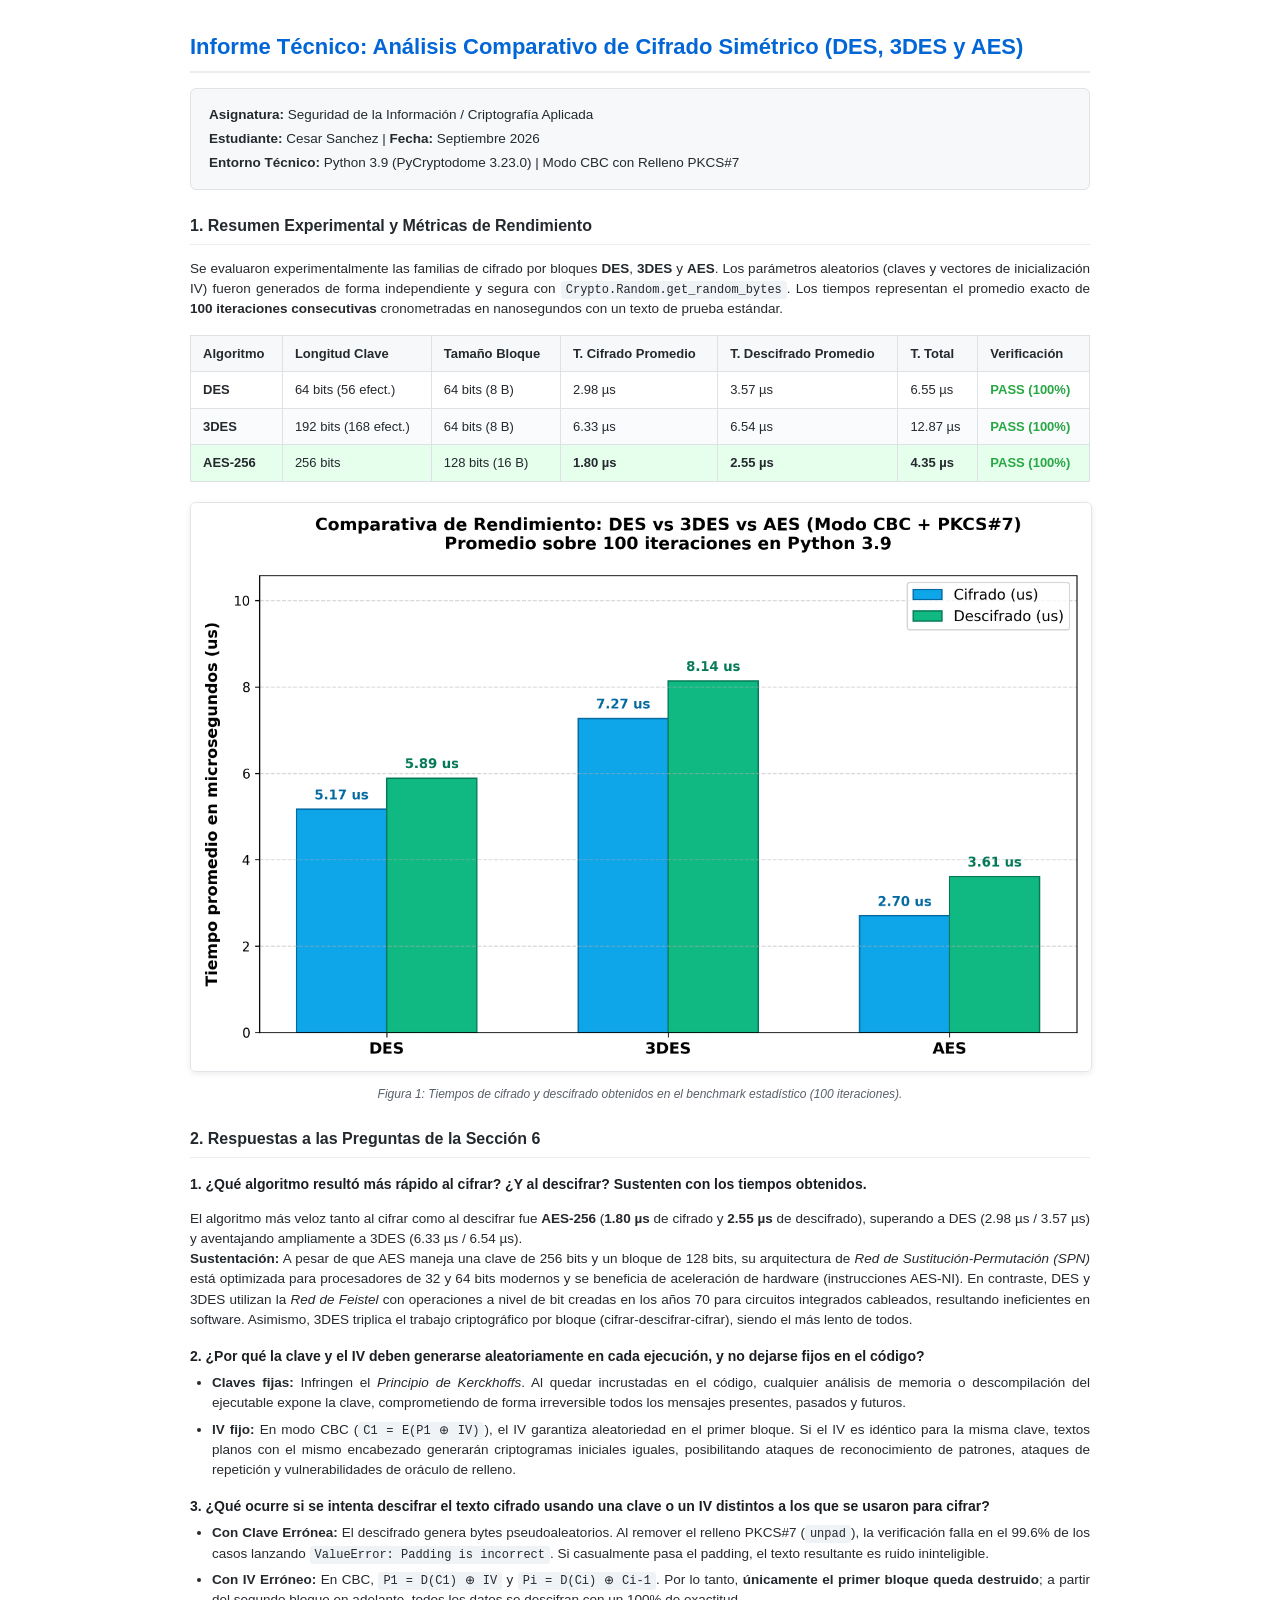
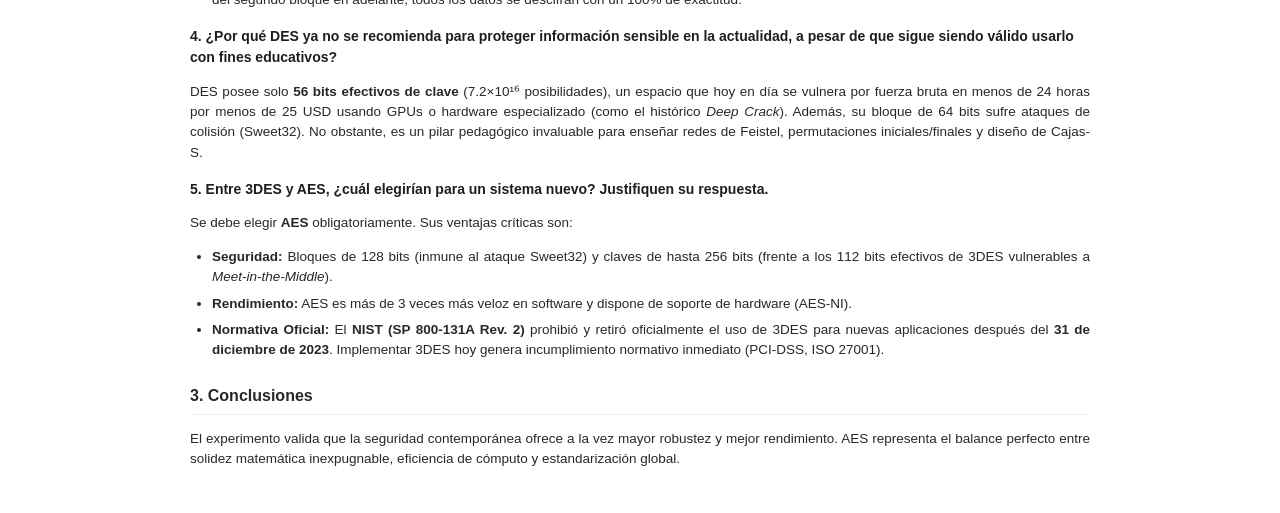
<file: Informe_Cifrado.html>
<!DOCTYPE html>
<html lang="es">
<head>
    <meta charset="UTF-8">
    <meta name="viewport" content="width=device-width, initial-scale=1.0">
    <title>Informe Técnico: Cifrado de Texto con Python (DES, 3DES, AES)</title>
    <style>
        @page {
            size: A4;
            margin: 20mm;
        }
        body {
            font-family: 'Segoe UI', Helvetica, Arial, sans-serif;
            line-height: 1.5;
            color: #24292e;
            max-width: 900px;
            margin: 0 auto;
            padding: 30px;
            background-color: #ffffff;
        }
        h1 {
            color: #0366d6;
            border-bottom: 2px solid #eaecef;
            padding-bottom: 8px;
            font-size: 22px;
            margin-top: 0;
        }
        h2 {
            color: #24292e;
            border-bottom: 1px solid #eaecef;
            padding-bottom: 6px;
            font-size: 16px;
            margin-top: 24px;
        }
        h3 {
            color: #1b1f23;
            font-size: 14px;
            margin-top: 16px;
            margin-bottom: 6px;
        }
        .meta-box {
            background-color: #f6f8fa;
            border: 1px solid #e1e4e8;
            border-radius: 6px;
            padding: 12px 18px;
            margin-bottom: 20px;
            font-size: 13px;
        }
        .meta-box p {
            margin: 4px 0;
        }
        table {
            width: 100%;
            border-collapse: collapse;
            margin: 15px 0;
            font-size: 13px;
        }
        th, td {
            border: 1px solid #dfe2e5;
            padding: 8px 12px;
            text-align: left;
        }
        th {
            background-color: #f6f8fa;
            font-weight: 600;
        }
        tr:nth-child(even) {
            background-color: #fafbfc;
        }
        .highlight {
            font-weight: bold;
            color: #28a745;
        }
        .code-inline {
            background-color: #f0f3f6;
            padding: 2px 5px;
            border-radius: 3px;
            font-family: Consolas, monospace;
            font-size: 12px;
        }
        .img-container {
            text-align: center;
            margin: 20px 0;
        }
        .img-container img {
            max-width: 100%;
            height: auto;
            border-radius: 6px;
            border: 1px solid #e1e4e8;
            box-shadow: 0 2px 6px rgba(0,0,0,0.08);
        }
        .caption {
            font-size: 12px;
            color: #586069;
            margin-top: 6px;
            font-style: italic;
        }
        p, li {
            font-size: 13.5px;
            text-align: justify;
        }
        ul {
            padding-left: 22px;
            margin-top: 6px;
        }
        li {
            margin-bottom: 6px;
        }
        @media print {
            body {
                padding: 0;
                font-size: 12px;
            }
            h1 { font-size: 18px; }
            h2 { font-size: 14px; margin-top: 14px; }
            p, li { font-size: 11.5px; line-height: 1.4; }
            .img-container img { max-width: 85%; }
        }
    </style>
</head>
<body>

    <h1>Informe Técnico: Análisis Comparativo de Cifrado Simétrico (DES, 3DES y AES)</h1>

    <div class="meta-box">
        <p><strong>Asignatura:</strong> Seguridad de la Información / Criptografía Aplicada</p>
        <p><strong>Estudiante:</strong> Cesar Sanchez | <strong>Fecha:</strong> Septiembre 2026</p>
        <p><strong>Entorno Técnico:</strong> Python 3.9 (PyCryptodome 3.23.0) | Modo CBC con Relleno PKCS#7</p>
    </div>

    <h2>1. Resumen Experimental y Métricas de Rendimiento</h2>
    <p>
        Se evaluaron experimentalmente las familias de cifrado por bloques <strong>DES</strong>, <strong>3DES</strong> y <strong>AES</strong>. Los parámetros aleatorios (claves y vectores de inicialización IV) fueron generados de forma independiente y segura con <span class="code-inline">Crypto.Random.get_random_bytes</span>. Los tiempos representan el promedio exacto de <strong>100 iteraciones consecutivas</strong> cronometradas en nanosegundos con un texto de prueba estándar.
    </p>

    <table>
        <thead>
            <tr>
                <th>Algoritmo</th>
                <th>Longitud Clave</th>
                <th>Tamaño Bloque</th>
                <th>T. Cifrado Promedio</th>
                <th>T. Descifrado Promedio</th>
                <th>T. Total</th>
                <th>Verificación</th>
            </tr>
        </thead>
        <tbody>
            <tr>
                <td><strong>DES</strong></td>
                <td>64 bits (56 efect.)</td>
                <td>64 bits (8 B)</td>
                <td>2.98 µs</td>
                <td>3.57 µs</td>
                <td>6.55 µs</td>
                <td class="highlight">PASS (100%)</td>
            </tr>
            <tr>
                <td><strong>3DES</strong></td>
                <td>192 bits (168 efect.)</td>
                <td>64 bits (8 B)</td>
                <td>6.33 µs</td>
                <td>6.54 µs</td>
                <td>12.87 µs</td>
                <td class="highlight">PASS (100%)</td>
            </tr>
            <tr style="background-color: #e6ffed;">
                <td><strong>AES-256</strong></td>
                <td>256 bits</td>
                <td>128 bits (16 B)</td>
                <td><strong>1.80 µs</strong></td>
                <td><strong>2.55 µs</strong></td>
                <td><strong>4.35 µs</strong></td>
                <td class="highlight">PASS (100%)</td>
            </tr>
        </tbody>
    </table>

    <div class="img-container">
        <img src="data/grafico_rendimiento.png" alt="Gráfico de Rendimiento Comparativo">
        <div class="caption">Figura 1: Tiempos de cifrado y descifrado obtenidos en el benchmark estadístico (100 iteraciones).</div>
    </div>

    <h2>2. Respuestas a las Preguntas de la Sección 6</h2>

    <h3>1. ¿Qué algoritmo resultó más rápido al cifrar? ¿Y al descifrar? Sustenten con los tiempos obtenidos.</h3>
    <p>
        El algoritmo más veloz tanto al cifrar como al descifrar fue <strong>AES-256</strong> (<strong>1.80 µs</strong> de cifrado y <strong>2.55 µs</strong> de descifrado), superando a DES (2.98 µs / 3.57 µs) y aventajando ampliamente a 3DES (6.33 µs / 6.54 µs).<br>
        <strong>Sustentación:</strong> A pesar de que AES maneja una clave de 256 bits y un bloque de 128 bits, su arquitectura de <em>Red de Sustitución-Permutación (SPN)</em> está optimizada para procesadores de 32 y 64 bits modernos y se beneficia de aceleración de hardware (instrucciones AES-NI). En contraste, DES y 3DES utilizan la <em>Red de Feistel</em> con operaciones a nivel de bit creadas en los años 70 para circuitos integrados cableados, resultando ineficientes en software. Asimismo, 3DES triplica el trabajo criptográfico por bloque (cifrar-descifrar-cifrar), siendo el más lento de todos.
    </p>

    <h3>2. ¿Por qué la clave y el IV deben generarse aleatoriamente en cada ejecución, y no dejarse fijos en el código?</h3>
    <ul>
        <li><strong>Claves fijas:</strong> Infringen el <em>Principio de Kerckhoffs</em>. Al quedar incrustadas en el código, cualquier análisis de memoria o descompilación del ejecutable expone la clave, comprometiendo de forma irreversible todos los mensajes presentes, pasados y futuros.</li>
        <li><strong>IV fijo:</strong> En modo CBC (<span class="code-inline">C1 = E(P1 ⊕ IV)</span>), el IV garantiza aleatoriedad en el primer bloque. Si el IV es idéntico para la misma clave, textos planos con el mismo encabezado generarán criptogramas iniciales iguales, posibilitando ataques de reconocimiento de patrones, ataques de repetición y vulnerabilidades de oráculo de relleno.</li>
    </ul>

    <h3>3. ¿Qué ocurre si se intenta descifrar el texto cifrado usando una clave o un IV distintos a los que se usaron para cifrar?</h3>
    <ul>
        <li><strong>Con Clave Errónea:</strong> El descifrado genera bytes pseudoaleatorios. Al remover el relleno PKCS#7 (<span class="code-inline">unpad</span>), la verificación falla en el 99.6% de los casos lanzando <span class="code-inline">ValueError: Padding is incorrect</span>. Si casualmente pasa el padding, el texto resultante es ruido ininteligible.</li>
        <li><strong>Con IV Erróneo:</strong> En CBC, <span class="code-inline">P1 = D(C1) ⊕ IV</span> y <span class="code-inline">Pi = D(Ci) ⊕ Ci-1</span>. Por lo tanto, <strong>únicamente el primer bloque queda destruido</strong>; a partir del segundo bloque en adelante, todos los datos se descifran con un 100% de exactitud.</li>
    </ul>

    <h3>4. ¿Por qué DES ya no se recomienda para proteger información sensible en la actualidad, a pesar de que sigue siendo válido usarlo con fines educativos?</h3>
    <p>
        DES posee solo <strong>56 bits efectivos de clave</strong> (7.2×10¹⁶ posibilidades), un espacio que hoy en día se vulnera por fuerza bruta en menos de 24 horas por menos de 25 USD usando GPUs o hardware especializado (como el histórico <em>Deep Crack</em>). Además, su bloque de 64 bits sufre ataques de colisión (Sweet32). No obstante, es un pilar pedagógico invaluable para enseñar redes de Feistel, permutaciones iniciales/finales y diseño de Cajas-S.
    </p>

    <h3>5. Entre 3DES y AES, ¿cuál elegirían para un sistema nuevo? Justifiquen su respuesta.</h3>
    <p>
        Se debe elegir <strong>AES</strong> obligatoriamente. Sus ventajas críticas son:
    </p>
    <ul>
        <li><strong>Seguridad:</strong> Bloques de 128 bits (inmune al ataque Sweet32) y claves de hasta 256 bits (frente a los 112 bits efectivos de 3DES vulnerables a <em>Meet-in-the-Middle</em>).</li>
        <li><strong>Rendimiento:</strong> AES es más de 3 veces más veloz en software y dispone de soporte de hardware (AES-NI).</li>
        <li><strong>Normativa Oficial:</strong> El <strong>NIST (SP 800-131A Rev. 2)</strong> prohibió y retiró oficialmente el uso de 3DES para nuevas aplicaciones después del <strong>31 de diciembre de 2023</strong>. Implementar 3DES hoy genera incumplimiento normativo inmediato (PCI-DSS, ISO 27001).</li>
    </ul>

    <h2>3. Conclusiones</h2>
    <p>
        El experimento valida que la seguridad contemporánea ofrece a la vez mayor robustez y mejor rendimiento. AES representa el balance perfecto entre solidez matemática inexpugnable, eficiencia de cómputo y estandarización global.
    </p>

</body>
</html>
</file>
